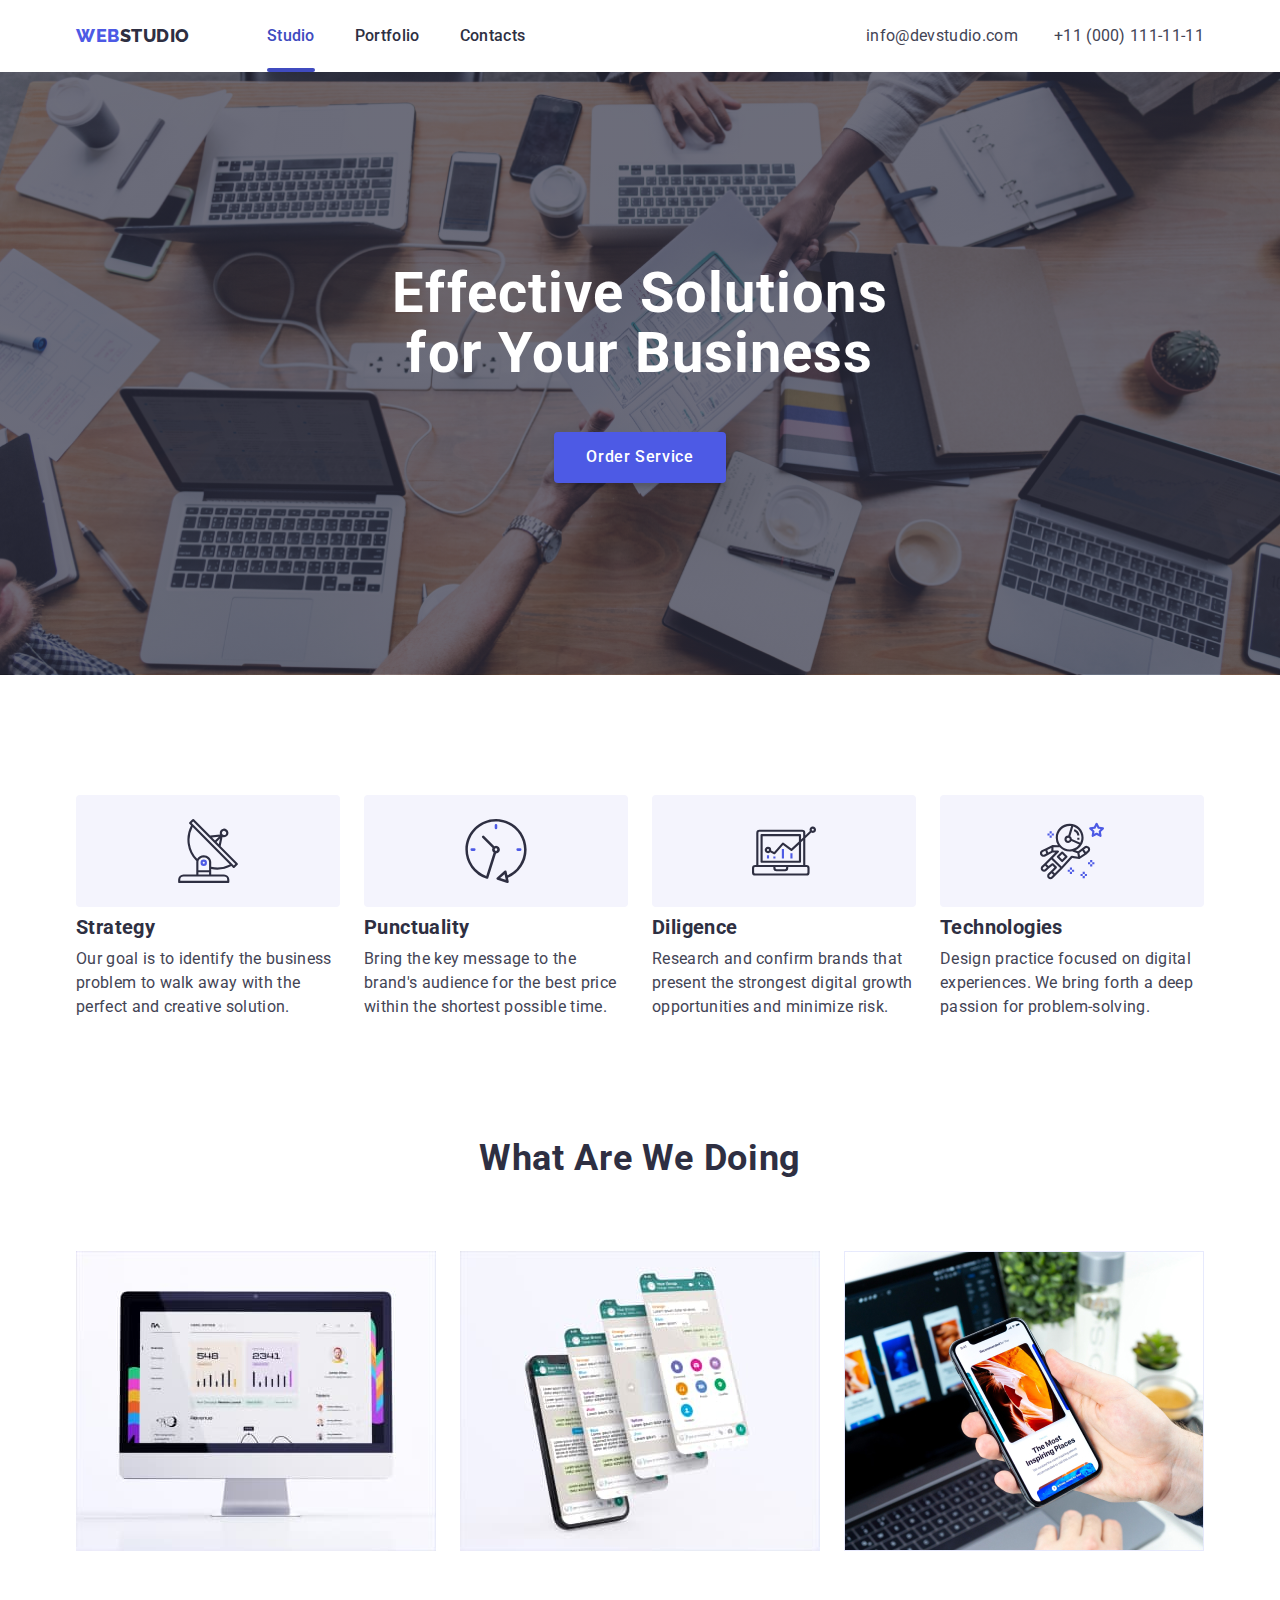
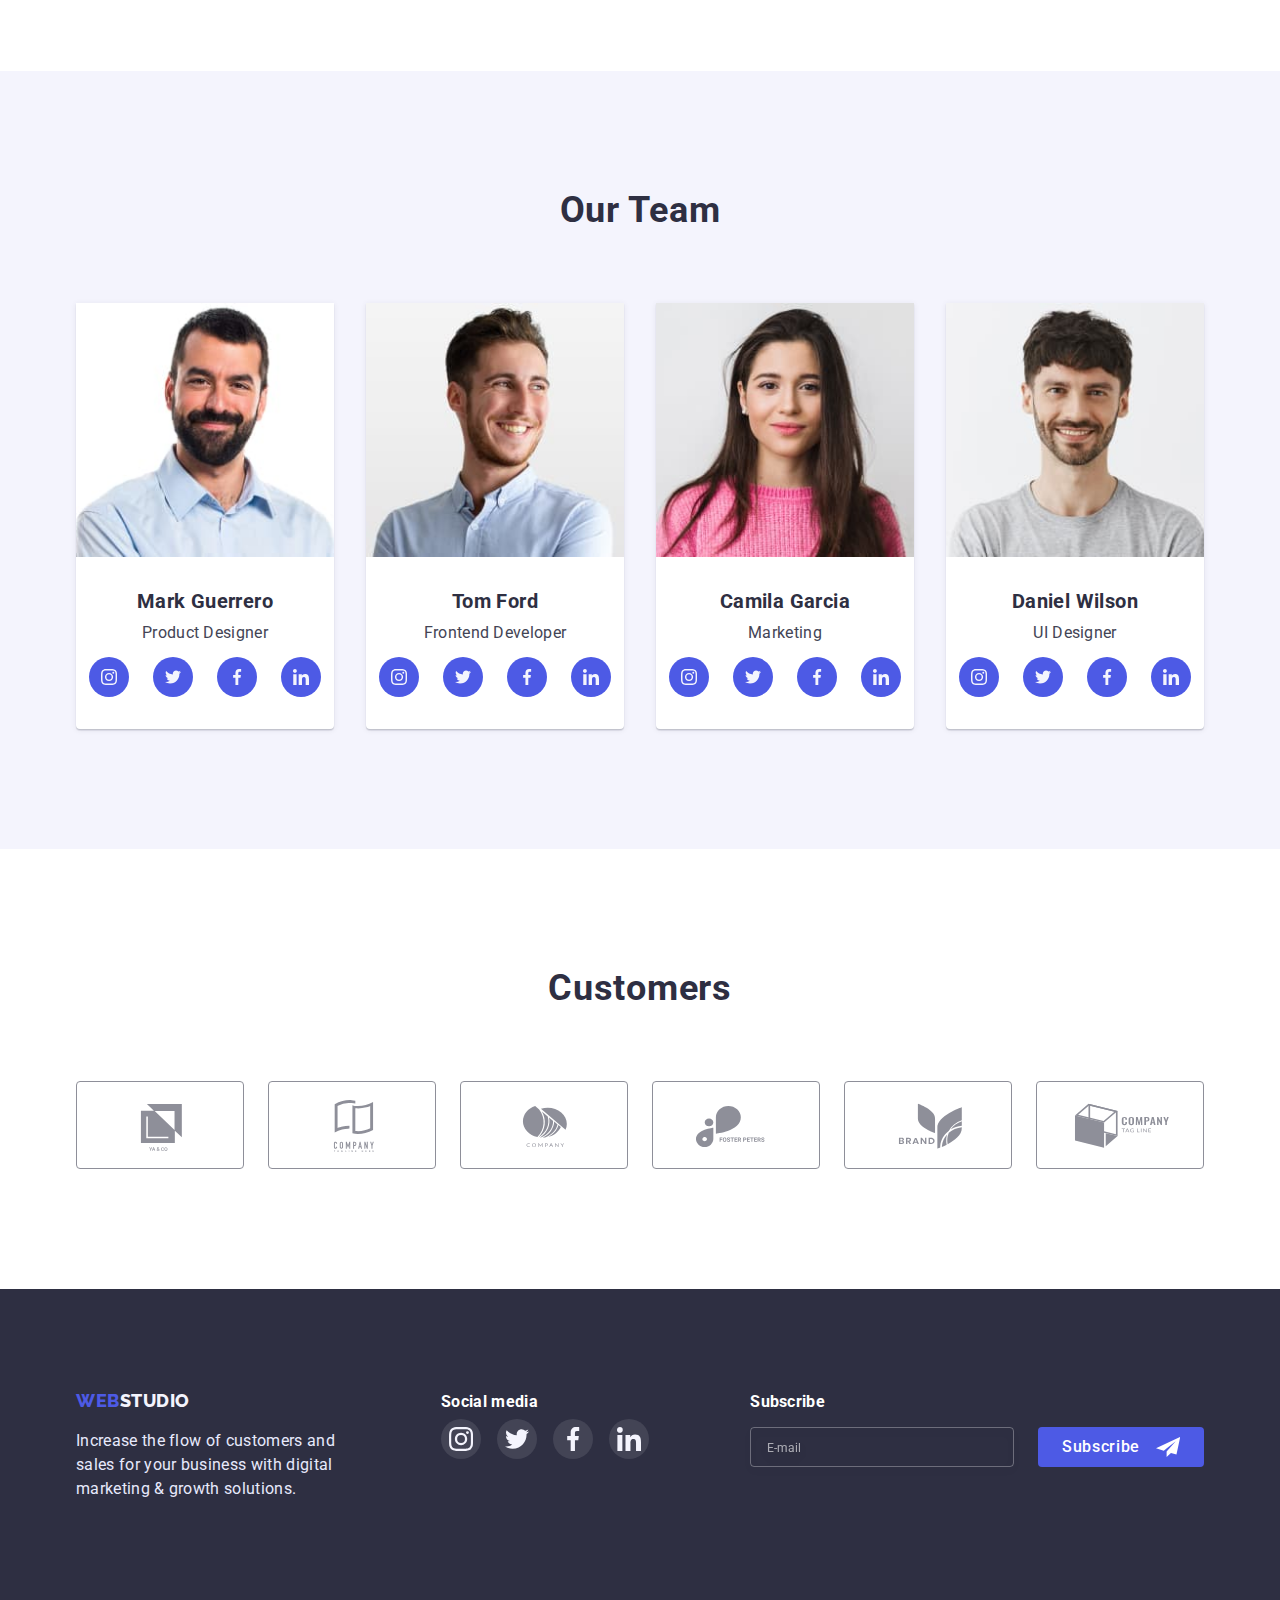
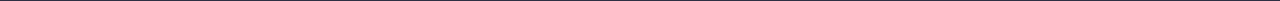
<file: index.html>
<!DOCTYPE html>
<html lang="en">
  <head>
    <meta charset="UTF-8" />
    <meta http-equiv="X-UA-Compatible" content="IE=edge" />
    <meta name="viewport" content="width=device-width, initial-scale=1.0" />
    <title>WEBSTUDIO</title>
    <link rel="preconnect" href="https://fonts.googleapis.com" />
    <link rel="preconnect" href="https://fonts.gstatic.com" crossorigin />
    <link
      href="https://fonts.googleapis.com/css2?family=Raleway:wght@800&family=Roboto:wght@400;500;700;900&display=swap"
      rel="stylesheet"
    />
    <link
      rel="stylesheet"
      href="https://cdnjs.cloudflare.com/ajax/libs/modern-normalize/1.1.0/modern-normalize.min.css"
    />
    <link rel="stylesheet" href="./css/styles.css" />
  </head>
  <body>
    <header class="header">
      <div class="container header-block">
        <nav class="main-naw">
          <a class="logo link" href="index.html">
            <span class="header-logo-first">WEB</span><span class="header-logo-second">STUDIO</span>
          </a>
          <ul class="menu-list list">
            <li class="item">
              <a class="menu-item current link" href="index.html">Studio</a>
            </li>
            <li class="item">
              <a class="menu-item link" href="portfolio.html">Portfolio</a>
            </li>
            <li class="item">
              <a class="menu-item link" href="/">Contacts</a>
            </li>
          </ul>
        </nav>

        <ul class="contacts list">
          <li class="item">
            <a class="contacts-item link" href="mailto:info@devstudio.com">info@devstudio.com</a>
          </li>
          <li class="item">
            <a class="contacts-item link" href="tel:+11(000)1111111">+11 (000) 111-11-11</a>
          </li>
        </ul>
      </div>
    </header>

    <main>
      <section class="hero section">
        <div class="container">
          <h1 class="hero-title">Effective Solutions for Your Business</h1>
          <button class="hero-btn btn" type="button" data-modal-open>Order Service</button>
        </div>
      </section>

      <div class="backdrop is-hidden" data-modal>
        <div class="modal">
          <button data-modal-close class="modal-close btn">
            <svg class="modal-close-icon">
              <use href="./images/icons.svg#icon-closed"></use>
            </svg>
          </button>

          <h3 class="modal-dis">Leave your contacts and we will call you back</h3>
          <form class="modal-form">
            <label class="modal-form-lable">
              <span class="modal-form-lable-dis">Name</span>
              <span class="modal-form-input-icon">
                <input type="text" class="modal-form-input" name="user-name" required />
                <svg class="modal-form-icon">
                  <use href="./images/icons.svg#icon-name"></use>
                </svg>
              </span>
            </label>

            <label class="modal-form-lable">
              <span class="modal-form-lable-dis">Phone</span>
              <span class="modal-form-input-icon">
                <input type="tel" class="modal-form-input" name="user-phone" required />
                <svg class="modal-form-icon">
                  <use href="./images/icons.svg#icon-phone"></use>
                </svg>
              </span>
            </label>

            <label class="modal-form-lable">
              <span class="modal-form-lable-dis">Email</span>
              <span class="modal-form-input-icon">
                <input type="email" class="modal-form-input" name="user-email" required />
                <svg class="modal-form-icon">
                  <use href="./images/icons.svg#icon-email"></use>
                </svg>
              </span>
            </label>

            <label class="modal-form-lable modal-textarea">
              <span class="modal-form-lable-dis">Comment</span>
              <textarea
                name="user-comment"
                class="modal-form-textarea"
                placeholder="Text input"
              ></textarea>
            </label>

            <label for="policy" class="modal-form-check-policy">
              <input
                type="checkbox"
                id="policy"
                class="modal-form-check visually-hidden"
                required
              />
              <span class="modal-form-fake-check">
                <svg class="fake-chek-icon">
                  <use href="./images/icons.svg#icon-ok"></use>
                </svg> </span
              >I accept the terms and conditions of the&nbsp;<a href="" class="policy-dis"
                >Privacy Policy</a
              ></label
            >

            <button type="submit" class="modal-form-sumbit hero-btn btn">Send</button>
          </form>
        </div>
      </div>

      <section class="features section">
        <div class="container">
          <h2 class="visually-hidden">Our Features</h2>
          <ul class="features-list list">
            <li class="features-item">
              <div class="features-img">
                <svg class="icon">
                  <use href="./images/icons.svg#icon-antenna"></use>
                </svg>
              </div>
              <h3 class="type-thirst">Strategy</h3>
              <p class="text">
                Our goal is to identify the business problem to walk away with the perfect and
                creative solution.
              </p>
            </li>
            <li class="features-item">
              <div class="features-img">
                <svg class="icon">
                  <use href="./images/icons.svg#icon-clock"></use>
                </svg>
              </div>
              <h3 class="type-thirst">Punctuality</h3>
              <p class="text">
                Bring the key message to the brand's audience for the best price within the shortest
                possible time.
              </p>
            </li>
            <li class="features-item">
              <div class="features-img">
                <svg class="icon">
                  <use href="./images/icons.svg#icon-diagram"></use>
                </svg>
              </div>
              <h3 class="type-thirst">Diligence</h3>
              <p class="text">
                Research and confirm brands that present the strongest digital growth opportunities
                and minimize risk.
              </p>
            </li>
            <li class="features-item">
              <div class="features-img">
                <svg class="icon">
                  <use href="./images/icons.svg#icon-astronaut"></use>
                </svg>
              </div>
              <h3 class="type-thirst">Technologies</h3>
              <p class="text">
                Design practice focused on digital experiences. We bring forth a deep passion for
                problem-solving.
              </p>
            </li>
          </ul>
        </div>
      </section>

      <section class="do section">
        <div class="container">
          <h2 class="type-second">What are we doing</h2>
          <ul class="do-list list">
            <li>
              <img src="./images/pc.jpg" alt="PC" height="300" width="360" />
            </li>
            <li>
              <img src="./images/phone.jpg" alt="Phone" height="300" width="360" />
            </li>
            <li>
              <img src="./images/laptope.jpg" alt="PC and phone" height="300" width="360" />
            </li>
          </ul>
        </div>
      </section>

      <section class="team section">
        <div class="container">
          <h2 class="type-second">Our Team</h2>
          <ul class="team-list list">
            <li class="team-item">
              <img src="./images/mark.jpg" alt="Mark Guerrero photo" height="260" width="264" />
              <div class="team-dis">
                <h3 class="type-thirst">Mark Guerrero</h3>
                <p class="text team-text">Product Designer</p>
                <ul class="list team-list-soc">
                  <li class="team-list-icon">
                    <a href="/" class="team-soc-link"
                      ><svg class="team-soc-icon">
                        <use href="./images/icons.svg#icon-instagram"></use></svg
                    ></a>
                  </li>
                  <li class="team-list-icon">
                    <a href="/" class="team-soc-link"
                      ><svg class="team-soc-icon">
                        <use href="./images/icons.svg#icon-twitter"></use></svg
                    ></a>
                  </li>
                  <li class="team-list-icon">
                    <a href="/" class="team-soc-link"
                      ><svg class="team-soc-icon">
                        <use href="./images/icons.svg#icon-facebook"></use></svg
                    ></a>
                  </li>
                  <li class="team-list-icon">
                    <a href="/" class="team-soc-link"
                      ><svg class="team-soc-icon">
                        <use href="./images/icons.svg#icon-linkedin"></use></svg
                    ></a>
                  </li>
                </ul>
              </div>
            </li>
            <li class="team-item">
              <img src="./images/tom.jpg" alt="Tom Ford" height="260" width="264" />
              <div class="team-dis">
                <h3 class="type-thirst">Tom Ford</h3>
                <p class="text team-text">Frontend Developer</p>
                <ul class="list team-list-soc">
                  <li class="team-list-icon">
                    <a href="/" class="team-soc-link"
                      ><svg class="team-soc-icon">
                        <use href="./images/icons.svg#icon-instagram"></use></svg
                    ></a>
                  </li>
                  <li class="team-list-icon">
                    <a href="/" class="team-soc-link"
                      ><svg class="team-soc-icon">
                        <use href="./images/icons.svg#icon-twitter"></use></svg
                    ></a>
                  </li>
                  <li class="team-list-icon">
                    <a href="/" class="team-soc-link"
                      ><svg class="team-soc-icon">
                        <use href="./images/icons.svg#icon-facebook"></use></svg
                    ></a>
                  </li>
                  <li class="team-list-icon">
                    <a href="/" class="team-soc-link"
                      ><svg class="team-soc-icon">
                        <use href="./images/icons.svg#icon-linkedin"></use></svg
                    ></a>
                  </li>
                </ul>
              </div>
            </li>
            <li class="team-item">
              <img src="./images/camila.jpg" alt="Camila Garcia" height="260" width="264" />
              <div class="team-dis">
                <h3 class="type-thirst">Camila Garcia</h3>
                <p class="text team-text">Marketing</p>
                <ul class="list team-list-soc">
                  <li class="team-list-icon">
                    <a href="/" class="team-soc-link"
                      ><svg class="team-soc-icon">
                        <use href="./images/icons.svg#icon-instagram"></use></svg
                    ></a>
                  </li>
                  <li class="team-list-icon">
                    <a href="/" class="team-soc-link"
                      ><svg class="team-soc-icon">
                        <use href="./images/icons.svg#icon-twitter"></use></svg
                    ></a>
                  </li>
                  <li class="team-list-icon">
                    <a href="/" class="team-soc-link"
                      ><svg class="team-soc-icon">
                        <use href="./images/icons.svg#icon-facebook"></use></svg
                    ></a>
                  </li>
                  <li class="team-list-icon">
                    <a href="/" class="team-soc-link"
                      ><svg class="team-soc-icon">
                        <use href="./images/icons.svg#icon-linkedin"></use></svg
                    ></a>
                  </li>
                </ul>
              </div>
            </li>
            <li class="team-item">
              <img src="./images/daniel.jpg" alt="Daniel Wilson photo" height="260" width="264" />
              <div class="team-dis">
                <h3 class="type-thirst">Daniel Wilson</h3>
                <p class="text team-text">UI Designer</p>
                <ul class="list team-list-soc">
                  <li class="team-list-icon">
                    <a href="/" class="team-soc-link"
                      ><svg class="team-soc-icon">
                        <use href="./images/icons.svg#icon-instagram"></use></svg
                    ></a>
                  </li>
                  <li class="team-list-icon">
                    <a href="/" class="team-soc-link"
                      ><svg class="team-soc-icon">
                        <use href="./images/icons.svg#icon-twitter"></use></svg
                    ></a>
                  </li>
                  <li class="team-list-icon">
                    <a href="/" class="team-soc-link"
                      ><svg class="team-soc-icon">
                        <use href="./images/icons.svg#icon-facebook"></use></svg
                    ></a>
                  </li>
                  <li class="team-list-icon">
                    <a href="/" class="team-soc-link"
                      ><svg class="team-soc-icon">
                        <use href="./images/icons.svg#icon-linkedin"></use></svg
                    ></a>
                  </li>
                </ul>
              </div>
            </li>
          </ul>
        </div>
      </section>

      <section class="customers section">
        <div class="container">
          <h2 class="type-second">Customers</h2>
          <ul class="customers-list list">
            <li class="customers-item">
              <a href="" class="customers-link"
                ><svg class="customers-icon">
                  <use href="./images/icons.svg#icon-company1"></use></svg
              ></a>
            </li>
            <li class="customers-item">
              <a href="" class="customers-link"
                ><svg class="customers-icon">
                  <use href="./images/icons.svg#icon-company2"></use></svg
              ></a>
            </li>
            <li class="customers-item">
              <a href="" class="customers-link"
                ><svg class="customers-icon">
                  <use href="./images/icons.svg#icon-company3"></use></svg
              ></a>
            </li>
            <li class="customers-item">
              <a href="" class="customers-link"
                ><svg class="customers-icon">
                  <use href="./images/icons.svg#icon-company4"></use></svg
              ></a>
            </li>
            <li class="customers-item">
              <a href="" class="customers-link"
                ><svg class="customers-icon">
                  <use href="./images/icons.svg#icon-company5"></use></svg
              ></a>
            </li>
            <li class="customers-item">
              <a href="" class="customers-link"
                ><svg class="customers-icon">
                  <use href="./images/icons.svg#icon-company6"></use></svg
              ></a>
            </li>
          </ul>
        </div>
      </section>

      <footer class="footer">
        <div class="container footer-block">
          <div class="first-block">
            <a class="logo link" href="index.html">
              <span class="footer-logo-first">WEB</span
              ><span class="footer-logo-second">STUDIO</span>
            </a>
            <p class="footer-dis text">
              Increase the flow of customers and sales for your business with digital marketing &
              growth solutions.
            </p>
          </div>

          <div class="soc-block">
            <h3 class="type-thirst footer-soc-dis">Social media</h3>
            <ul class="footer-list list">
              <li class="footer-soc">
                <a href="/" class="footer-soc-link"
                  ><svg class="footer-soc-icon">
                    <use href="./images/icons.svg#icon-instagram"></use></svg
                ></a>
              </li>
              <li class="footer-soc">
                <a href="/" class="footer-soc-link"
                  ><svg class="footer-soc-icon">
                    <use href="./images/icons.svg#icon-twitter"></use></svg
                ></a>
              </li>
              <li class="footer-soc">
                <a href="/" class="footer-soc-link"
                  ><svg class="footer-soc-icon">
                    <use href="./images/icons.svg#icon-facebook"></use></svg
                ></a>
              </li>
              <li class="footer-soc">
                <a href="/" class="footer-soc-link"
                  ><svg class="footer-soc-icon">
                    <use href="./images/icons.svg#icon-linkedin"></use></svg
                ></a>
              </li>
            </ul>
          </div>

          <div class="footer-sub">
            <h3 class="footer-sub-dis type-thirst">Subscribe</h3>

            <form class="footer-form">
              <input
                type="email"
                name="main"
                id="mail"
                placeholder="E-mail"
                class="footer-form-inp"
              />
              <button type="submit" class="footer-sub-btn btn">
                Subscribe
                <svg class="footer-btn-icon">
                  <use href="./images/icons.svg#icon-telegram"></use>
                </svg>
              </button>
            </form>
          </div>
        </div>
      </footer>
    </main>
    <script src="./js/modal.js"></script>
  </body>
</html>
</file>
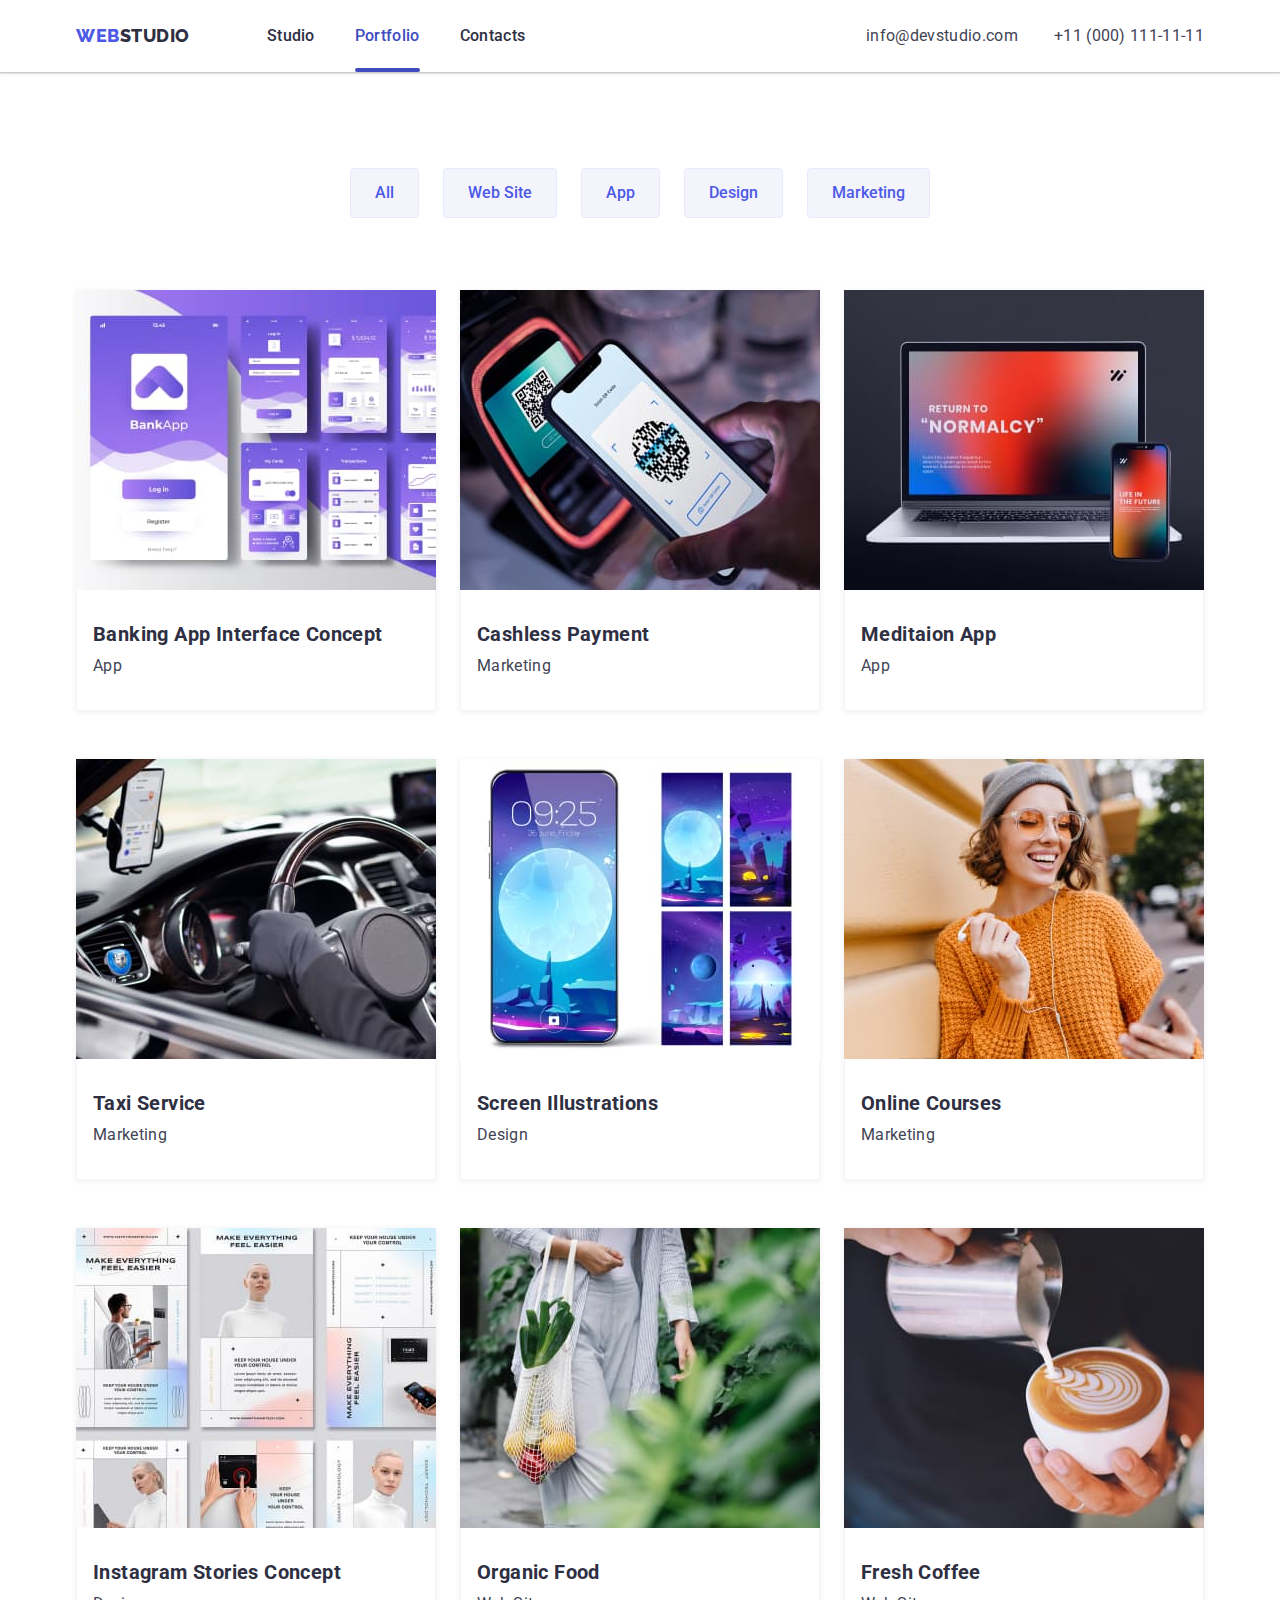
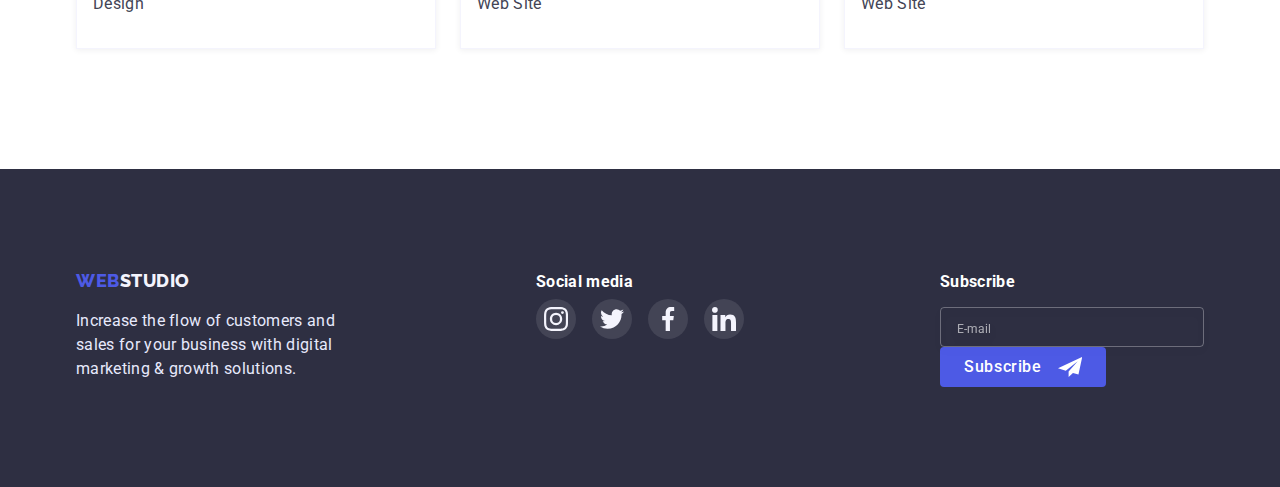
<file: portfolio.html>
<!DOCTYPE html>
<html lang="en">
  <head>
    <meta charset="UTF-8" />
    <meta http-equiv="X-UA-Compatible" content="IE=edge" />
    <meta name="viewport" content="width=device-width, initial-scale=1.0" />
    <title>Portfolio</title>
    <link rel="preconnect" href="https://fonts.googleapis.com" />
    <link rel="preconnect" href="https://fonts.gstatic.com" crossorigin />
    <link
      href="https://fonts.googleapis.com/css2?family=Raleway:wght@800&family=Roboto:wght@400;500;700;900&display=swap"
      rel="stylesheet"
    />
    <link
      rel="stylesheet"
      href="https://cdnjs.cloudflare.com/ajax/libs/modern-normalize/1.1.0/modern-normalize.min.css"
    />
    <link rel="stylesheet" href="./css/styles.css" />
  </head>
  <body>
    <header class="header">
      <div class="container header-block">
        <nav class="main-naw">
          <a class="logo link" href="index.html">
            <span class="header-logo-first">WEB</span><span class="header-logo-second">STUDIO</span>
          </a>
          <ul class="menu-list list">
            <li class="item">
              <a class="menu-item link" href="index.html">Studio</a>
            </li>
            <li class="item">
              <a class="menu-item current link" href="portfolio.html">Portfolio</a>
            </li>
            <li class="item">
              <a class="menu-item link" href="/">Contacts</a>
            </li>
          </ul>
        </nav>

        <ul class="contacts list">
          <li class="item">
            <a class="contacts-item link" href="mailto:info@devstudio.com">info@devstudio.com</a>
          </li>
          <li class="item">
            <a class="contacts-item link" href="tel:+11(000)1111111">+11 (000) 111-11-11</a>
          </li>
        </ul>
      </div>
    </header>

    <main>
      <section class="categories section">
        <div class="container">
          <h1 class="visually-hidden">Portfolio</h1>

          <ul class="category-list list">
            <li><button class="category-btn btn" type="button">All</button></li>
            <li>
              <button class="category-btn btn" type="button">Web Site</button>
            </li>
            <li><button class="category-btn btn" type="button">App</button></li>
            <li>
              <button class="category-btn btn" type="button">Design</button>
            </li>
            <li>
              <button class="category-btn btn" type="button">Marketing</button>
            </li>
          </ul>

          <ul class="content-list list">
            <li class="content-item">
              <a class="content-link link" href="/">
                <div class="image-overlay">
                  <p class="overlay-dis text">
                    14 Stylish and User-Friendly App Design Concepts · Task Manager App · Calorie
                    Tracker App · Exotic Fruit Ecommerce App · Cloud Storage App
                  </p>
                  <img
                    src="./images/Portfolio/banking.jpg"
                    alt="Banking App Interface Concept image"
                    width="360"
                    height="300"
                  />
                </div>

                <div class="content-dis">
                  <h3 class="type-thirst">Banking App Interface Concept</h3>
                  <p class="text">App</p>
                </div>
              </a>
            </li>

            <li class="content-item">
              <a class="content-link link" href="/">
                <div class="image-overlay">
                  <p class="overlay-dis text">
                    14 Stylish and User-Friendly App Design Concepts · Task Manager App · Calorie
                    Tracker App · Exotic Fruit Ecommerce App · Cloud Storage App
                  </p>
                  <img
                    src="./images/Portfolio/cashless.jpg"
                    alt="Cashless Payment image"
                    width="360"
                    height="300"
                  />
                </div>

                <div class="content-dis">
                  <h3 class="type-thirst">Cashless Payment</h3>
                  <p class="text">Marketing</p>
                </div>
              </a>
            </li>

            <li class="content-item">
              <a class="content-link link" href="/">
                <div class="image-overlay">
                  <p class="overlay-dis text">
                    14 Stylish and User-Friendly App Design Concepts · Task Manager App · Calorie
                    Tracker App · Exotic Fruit Ecommerce App · Cloud Storage App
                  </p>
                  <img
                    src="./images/Portfolio/meditaion.jpg"
                    alt="Meditaion App image"
                    width="360"
                    height="300"
                  />
                </div>

                <div class="content-dis">
                  <h3 class="type-thirst">Meditaion App</h3>
                  <p class="text">App</p>
                </div>
              </a>
            </li>

            <li class="content-item">
              <a class="content-link link" href="/">
                <div class="image-overlay">
                  <p class="overlay-dis text">
                    14 Stylish and User-Friendly App Design Concepts · Task Manager App · Calorie
                    Tracker App · Exotic Fruit Ecommerce App · Cloud Storage App
                  </p>
                  <img
                    src="./images/Portfolio/taxi.jpg"
                    alt="Taxi Service image"
                    width="360"
                    height="300"
                  />
                </div>

                <div class="content-dis">
                  <h3 class="type-thirst">Taxi Service</h3>
                  <p class="text">Marketing</p>
                </div>
              </a>
            </li>

            <li class="content-item">
              <a class="content-link link" href="/">
                <div class="image-overlay">
                  <p class="overlay-dis text">
                    14 Stylish and User-Friendly App Design Concepts · Task Manager App · Calorie
                    Tracker App · Exotic Fruit Ecommerce App · Cloud Storage App
                  </p>
                  <img
                    src="./images/Portfolio/screen.jpg"
                    alt="Screen Illustrations image"
                    width="360"
                    height="300"
                  />
                </div>

                <div class="content-dis">
                  <h3 class="type-thirst">Screen Illustrations</h3>
                  <p class="text">Design</p>
                </div>
              </a>
            </li>

            <li class="content-item">
              <a class="content-link link" href="/">
                <div class="image-overlay">
                  <p class="overlay-dis text">
                    14 Stylish and User-Friendly App Design Concepts · Task Manager App · Calorie
                    Tracker App · Exotic Fruit Ecommerce App · Cloud Storage App
                  </p>
                  <img
                    src="./images/Portfolio/online.jpg"
                    alt="Online Courses image"
                    width="360"
                    height="300"
                  />
                </div>

                <div class="content-dis">
                  <h3 class="type-thirst">Online Courses</h3>
                  <p class="text">Marketing</p>
                </div>
              </a>
            </li>

            <li class="content-item">
              <a class="content-link link" href="/">
                <div class="image-overlay">
                  <p class="overlay-dis text">
                    14 Stylish and User-Friendly App Design Concepts · Task Manager App · Calorie
                    Tracker App · Exotic Fruit Ecommerce App · Cloud Storage App
                  </p>
                  <img
                    src="./images/Portfolio/instagram.jpg"
                    alt="Instagram Stories Concept image"
                    width="360"
                    height="300"
                  />
                </div>

                <div class="content-dis">
                  <h3 class="type-thirst">Instagram Stories Concept</h3>
                  <p class="text">Design</p>
                </div>
              </a>
            </li>

            <li class="content-item">
              <a class="content-link link" href="/">
                <div class="image-overlay">
                  <p class="overlay-dis text">
                    14 Stylish and User-Friendly App Design Concepts · Task Manager App · Calorie
                    Tracker App · Exotic Fruit Ecommerce App · Cloud Storage App
                  </p>
                  <img
                    src="./images/Portfolio/organic.jpg"
                    alt="Organic Food image"
                    width="360"
                    height="300"
                  />
                </div>

                <div class="content-dis">
                  <h3 class="type-thirst">Organic Food</h3>
                  <p class="text">Web Site</p>
                </div>
              </a>
            </li>

            <li class="content-item">
              <a class="content-link link" href="/">
                <div class="image-overlay">
                  <p class="overlay-dis text">
                    14 Stylish and User-Friendly App Design Concepts · Task Manager App · Calorie
                    Tracker App · Exotic Fruit Ecommerce App · Cloud Storage App
                  </p>
                  <img
                    src="./images/Portfolio/fresh.jpg"
                    alt="Fresh Coffee image"
                    width="360"
                    height="300"
                  />
                </div>

                <div class="content-dis">
                  <h3 class="type-thirst">Fresh Coffee</h3>
                  <p class="text">Web Site</p>
                </div>
              </a>
            </li>
          </ul>
        </div>
      </section>

      <footer class="footer">
        <div class="container footer-block">
          <div class="first-block">
            <a class="logo link" href="index.html">
              <span class="footer-logo-first">WEB</span
              ><span class="footer-logo-second">STUDIO</span>
            </a>
            <p class="footer-dis text">
              Increase the flow of customers and sales for your business with digital marketing &
              growth solutions.
            </p>
          </div>
          <div class="soc-block">
            <h3 class="type-thirst footer-soc-dis">Social media</h3>
            <ul class="footer-list list">
              <li class="footer-soc">
                <a href="/" class="footer-soc-link"
                  ><svg class="footer-soc-icon">
                    <use href="./images/icons.svg#icon-instagram"></use></svg
                ></a>
              </li>
              <li class="footer-soc">
                <a href="/" class="footer-soc-link"
                  ><svg class="footer-soc-icon">
                    <use href="./images/icons.svg#icon-twitter"></use></svg
                ></a>
              </li>
              <li class="footer-soc">
                <a href="/" class="footer-soc-link"
                  ><svg class="footer-soc-icon">
                    <use href="./images/icons.svg#icon-facebook"></use></svg
                ></a>
              </li>
              <li class="footer-soc">
                <a href="/" class="footer-soc-link"
                  ><svg class="footer-soc-icon">
                    <use href="./images/icons.svg#icon-linkedin"></use></svg
                ></a>
              </li>
            </ul>
          </div>

          <div class="footer-sub">
            <h3 class="footer-sub-dis type-thirst">Subscribe</h3>
            <div class="sub-form">
              <form action="" class="footer-form">
                <input
                  type="email"
                  name="main"
                  id="mail"
                  placeholder="E-mail"
                  class="footer-form-inp"
                />
              </form>
              <button type="submit" class="footer-sub-btn btn">
                Subscribe
                <svg class="footer-btn-icon">
                  <use href="./images/icons.svg#icon-telegram"></use>
                </svg>
              </button>
            </div>
          </div>
        </div>
      </footer>
    </main>
  </body>
</html>
</file>
<file: css/styles.css>
html {
    box-sizing: border-box;
}

*,
*::after,
*::before {
    box-sizing: inherit;
}

h1,
h2,
h3,
p {
    margin: 0;
}


img {
    display: block;
    max-width: 100%;
    height: auto;
}

button {
    cursor: pointer;
}

:root {
    --iris: #4D5AE5;
    --nuvy-blue: #2E2F42;
    --slate: #434455;
    --cornflower: #E7E9FC;
    --cloud: #F4F4FD;
    --white: #FFFFFF;
    --active-btn: #404BBF;
    --light-slate: #8E8F99;
    --green: #31D0AA;
    --modal: #FCFCFC;
    --form-policy: #757575;
}

body {
    font-family: Roboto, sans-serif;
    background-color: var(--white);
    color: var(--slate);
}

.container {
    width: 1158px;
    margin: 0 auto;
    padding: 0 15px;
}

.content-dis {
    padding-top: 32px;
    padding-bottom: 32px;
    border-bottom: 0.5px solid var(--cloud);
    border-right: 0.5px solid var(--cloud);
    border-left: 0.5px solid var(--cloud);
    padding-left: 16px;
}

.type-second {
    margin-bottom: 72px;
    font-weight: 700;
    font-size: 36px;
    line-height: 1.11;
    text-align: center;
    letter-spacing: 0.02em;
    text-transform: capitalize;
    color: var(--nuvy-blue);
}

.type-thirst {
    margin-top: 0;
    margin-bottom: 8px;
    font-weight: 700;
    font-size: 20px;
    line-height: 1.2;
    letter-spacing: 0.02em;
    color: var(--nuvy-blue);
}

.list {
    list-style: none;
    margin: 0;
    padding: 0;
}

.text {
    margin-top: 0;
    margin-bottom: 0;
    font-size: 16px;
    line-height: 1.5;
    letter-spacing: 0.02em;
    color: var(--slate);
}

.link {
    text-decoration: none;
}

.section {
    padding-top: 120px;
    padding-bottom: 120px;
}

.visually-hidden {
    position: absolute;
    white-space: nowrap;
    width: 1px;
    height: 1px;
    overflow: hidden;
    border: 0;
    padding: 0;
    clip: rect(0 0 0 0);
    clip-path: inset(50%);
    margin: -1px;
}

.btn {
    font-family: inherit;
    font-style: normal;
    font-weight: 500;
    font-size: 16px;
}

/*#region ---Header--- */
.header {

    box-shadow: 0px 2px 1px rgba(46, 47, 66, 0.08), 0px 1px 1px rgba(46, 47, 66, 0.16), 0px 1px 6px rgba(46, 47, 66, 0.08);
}

.header-block {
    display: flex;
    align-items: center;
}

.main-naw {
    display: flex;
    align-items: center;
}

.logo {
    font-family: 'Raleway';
    font-weight: 800;
    font-size: 18px;
    line-height: 1.33;
    letter-spacing: 0.03em;
    margin-right: 77px;
}

.header-logo-first {
    color: var(--iris);
}

.header-logo-second {
    color: var(--nuvy-blue);
}

.menu-list {
    display: flex;
}

.menu-list .item {
    margin-right: 40px;
}

.menu-list .item:last-child {
    margin-right: 0;
}

.menu-item {
    display: block;
    padding-top: 24px;
    padding-bottom: 24px;
    font-weight: 500;
    font-size: 16px;
    line-height: 1.5;
    letter-spacing: 0.02em;
    color: var(--nuvy-blue);
    transition-duration: 250ms;
    transition-property: color;
    transition-timing-function: cubic-bezier(0.4, 0, 0.2, 1);
}

.menu-item:hover,
.menu-item:focus {
    color: var(--iris);
}

.menu-item:active {
    color: var(--iris);
}

.contacts {
    display: flex;
    margin-left: auto;
}

.contacts .item {
    margin-right: 36px;
    display: flex;
    justify-content: center;
    align-items: center;
    gap: 12px;
}

.contacts .item:last-child {
    margin-right: 0;
}

.contacts-item {
    display: flex;
    padding-top: 24px;
    padding-bottom: 24px;
    font-size: 16px;
    line-height: 1.5;
    letter-spacing: 0.02em;
    color: var(--slate);
    transition-duration: 250ms;
    transition-property: color;
    transition-timing-function: cubic-bezier(0.4, 0, 0.2, 1);
}

.contacts-item:hover,
.contacts-item:focus {
    color: var(--iris);
}

.item {
    position: relative;
}

.menu-item.current::after {
    content: "";
    position: absolute;
    width: 100%;
    bottom: 0;
    height: 4px;
    border-radius: 2px;
    left: 0;
    background-color: var(--active-btn);
}

.menu-item.current {
    color: var(--active-btn);
}


/*#endregion -------------------- Header End -------------------- */

/*#region ---Hero--- */

.hero {
    max-width: 1440px;
    margin-right: auto;
    margin-left: auto;
    background-image: linear-gradient(rgba(46, 47, 66, 0.7), rgba(46, 47, 66, 0.7)),
        url(../images/people-office-hero.jpg);
    background-position: center;
    background-size: cover;
    background-repeat: no-repeat;
    text-align: center;

    padding-top: 192px;
    padding-bottom: 192px;
}

.hero-title {
    margin: 0 auto;
    margin-bottom: 48px;
    font-weight: 700;
    font-size: 56px;
    max-width: 496px;
    line-height: 1.07;
    letter-spacing: 0.02em;
    color: var(--white);
}

.hero-btn {
    color: var(--white);
    line-height: 1.18;
    letter-spacing: 0.04em;
    padding: 16px 32px;
    box-shadow: 0px 4px 4px rgba(0, 0, 0, 0.15);
    border-radius: 4px;
    border: 0;
    background: var(--iris);
    transition-duration: 250ms;
    transition-property: background-color, box-shadow;
    transition-timing-function: cubic-bezier(0.4, 0, 0.2, 1);
}

.hero-btn:hover,
.hero-btn:focus {
    background-color: var(--active-btn);
    box-shadow: 0px 1px 6px rgba(46, 47, 66, 0.08), 0px 1px 1px rgba(46, 47, 66, 0.16), 0px 2px 1px rgba(46, 47, 66, 0.08);

}

.hero-btn:active {
    background: var(--active-btn);
    box-shadow: 0px 4px 4px rgba(0, 0, 0, 0.15);
}

/*#endregion -------------------- Hero End -------------------- */

/*#region ---Modal--- */
.backdrop {
    position: fixed;
    top: 0;
    left: 0;
    height: 100%;
    width: 100%;
    background-color: rgba(46, 47, 66, 0.4);
    transition-duration: 250ms;
    transition-property: opacity, visibility;
    transition-timing-function: cubic-bezier(0.4, 0, 0.2, 1);
}

.backdrop.is-hidden {
    opacity: 0;
    visibility: hidden;
    pointer-events: none;
}

.modal {
    position: absolute;
    top: 50%;
    left: 50%;
    transform: translate(-50%, -50%);
    min-width: 408px;
    background: var(--modal);
    box-shadow: 0px 1px 1px rgba(0, 0, 0, 0.14), 0px 1px 3px rgba(0, 0, 0, 0.12), 0px 2px 1px rgba(0, 0, 0, 0.2);
    border-radius: 4px;
    padding: 24px;
    padding-top: 72px;
}

.modal-close {
    position: absolute;
    top: 24px;
    right: 24px;
    width: 24px;
    height: 24px;
    text-align: center;
    border-radius: 50%;
    background: var(--cornflower);
    border: 1px solid rgba(0, 0, 0, 0.1);
}

.modal-close:hover,
.modal-close:focus {
    background-color: var(--active-btn);
    fill: var(--white);
    border: transparent;

}

.modal-close-icon {
    width: 8px;
    height: 8px;
}

.modal-dis {
    margin-bottom: 16px;
    font-weight: 500;
    font-size: 16px;
    line-height: 1.5;

    text-align: center;
    letter-spacing: 0.02em;

    color: var(--nuvy-blue);
}

.modal-form {
    display: flex;
    flex-direction: column;
}

.modal-form-lable {
    margin-bottom: 8px;

}

.modal-form-input {
    width: 100%;
    height: 40px;

    font-weight: 400;
    font-size: 16px;
    color: var(--nuvy-blue);

    padding-left: 42px;
    padding-top: 11px;
    padding-bottom: 11px;

    border: 1px solid rgba(33, 33, 33, 0.2);
    border-radius: 4px;

    transition-duration: 250ms;
    transition-property: border-color, fill;
    transition-timing-function: cubic-bezier(0.4, 0, 0.2, 1);
}

.modal-form-input:focus {
    outline: none;
    border-color: var(--iris);
}

.modal-form-input:focus+.modal-form-icon {
    fill: var(--iris);
}

.modal-form-lable-dis {
    display: block;
    font-weight: 400;
    font-size: 12px;
    line-height: 1.33;
    margin-bottom: 4px;
    color: var(--light-slate);
}

.modal-form-input-icon {
    display: block;
    position: relative;
}

.modal-form-icon {
    position: absolute;
    top: 50%;
    left: 16px;
    transform: translateY(-50%);
    display: block;
    width: 15px;
    height: 13px;
    fill: var(--nuvy-blue);
}

.modal-form-textarea {

    resize: none;

    font-weight: 400;
    font-size: 16px;
    color: var(--nuvy-blue);

    border: 1px solid rgba(33, 33, 33, 0.2);
    border-radius: 4px;

    width: 100%;
    height: 120px;
    padding: 8px 16px;

    transition-duration: 250ms;
    transition-property: border-color;
    transition-timing-function: cubic-bezier(0.4, 0, 0.2, 1);
}

.modal-form-textarea:focus {
    outline: none;
    border-color: var(--iris);
}


.modal-form-check-policy {
    display: flex;
    align-items: center;
    font-weight: 400;
    font-size: 12px;
    line-height: 1.33;
    letter-spacing: 0.04em;
    color: var(--form-policy);
    margin-bottom: 24px;
}


.modal-form-fake-check {
    position: relative;
    display: block;
    content: '';
    width: 16px;
    height: 16px;
    border: 1.25px solid #2E2F42;
    border-radius: 2px;
    cursor: pointer;
    margin-right: 8px;
}

.fake-chek-icon {
    position: absolute;
    display: block;
    height: 8px;
    width: 10px;
    top: 50%;
    left: 50%;
    transform: translate(-50%, -50%);
    fill: var(--white);
    transition-duration: 250ms;
    transition-property: background-color, border;
    transition-timing-function: cubic-bezier(0.4, 0, 0.2, 1);
}

.modal-form-check:checked+.modal-form-fake-check {
    background-color: var(--active-btn);
    border: transparent;
}

.modal-form-sumbit {
    min-width: 169px;
    align-self: center;
    height: 56px;
}

.modal-textarea {
    margin-bottom: 16px;
}

.policy-dis {
    color: var(--iris);
}



/*#endregion -------------------- Modal End -------------------- */

/*#region ---Feature--- */

.features {
    padding-bottom: 0;
}

.features-list {
    display: flex;
    align-items: flex-start;
    gap: 24px;
}

.features-item {
    flex-basis: calc((100% - 24px * 3) / 4);
}

.features-img {
    display: flex;
    height: 112px;
    justify-content: center;
    align-items: center;
    background-color: var(--cloud);
    border-radius: 4px;
    margin-bottom: 8px;
}

.features-img .icon {
    width: 64px;
    height: 64px;
}

/*#endregion -------------------- Features End -------------------- */

/*#region ---Do--- */

.do-list {
    display: flex;
    justify-content: center;
    gap: 24px;
}

/*#endregion -------------------- Do End -------------------- */

/*#region ---Team--- */

.team {
    background-color: var(--cloud);
}

.team-list {
    display: flex;
    justify-content: center;
    text-align: center;
    gap: 32px;
}

.team-dis {
    padding-top: 32px;
    padding-bottom: 32px;
}

.team-text {
    margin-bottom: 12px;
}

.team-item {
    background-color: var(--white);
    box-shadow: 0px 1px 6px rgba(46, 47, 66, 0.08), 0px 1px 1px rgba(46, 47, 66, 0.16), 0px 2px 1px rgba(46, 47, 66, 0.08);
    border-radius: 0px 0px 4px 4px;
}

.team-list-soc {
    display: flex;
    align-items: center;
    margin: 0 auto;
    gap: 24px;
    justify-content: center;
}

.team-soc-link {
    width: 40px;
    height: 40px;
    display: flex;
    border-radius: 50%;
    background-color: var(--iris);
    justify-content: center;
    align-items: center;
    transition-duration: 250ms;
    transition-property: background-color;
    transition-timing-function: cubic-bezier(0.4, 0, 0.2, 1);
}

.team-soc-icon {
    width: 16px;
    height: 16px;
}

.team-soc-link:hover,
.team-soc-link:focus {
    background-color: var(--active-btn);
}




/*#endregion -------------------- Team End -------------------- */

/*#region ---Customers--- */

.customers-list {
    display: flex;
    gap: 24px;
    align-items: center;
    justify-content: center;
    margin: 0 auto;
}

.customers-link {
    width: 168px;
    height: 88px;
    display: flex;
    justify-content: center;
    align-items: center;
    border: 1px solid var(--light-slate);
    border-radius: 4px;
    transition-duration: 250ms;
    transition-property: border;
    transition-timing-function: cubic-bezier(0.4, 0, 0.2, 1);
}

.customers-link:hover,
.customers-link:focus {
    border: 1px solid var(--active-btn);
}

.customers-icon {
    width: 103px;
    height: 56px;
    fill: var(--light-slate);
    transition-duration: 250ms;
    transition-property: fill;
    transition-timing-function: cubic-bezier(0.4, 0, 0.2, 1);
}


.customers-link:hover .customers-icon,
.customers-link:focus .customers-icon {
    fill: var(--active-btn);
}

/*#endregion -------------------- Customers End -------------------- */

/*#region ---Footer--- */

.footer {
    background-color: var(--nuvy-blue);
    padding-top: 100px;
    padding-bottom: 100px;
}

.footer-block {
    display: flex;
    margin-right: auto;
    align-items: baseline;
    justify-content: space-between;
}

.footer-logo-first {
    color: var(--iris);
}

.footer-logo-second {
    color: var(--cloud);
}

.footer-dis {
    margin-top: 16px;
    color: var(--cornflower);
    width: 264px;
}

.footer-soc-dis {
    font-size: 16px;
    color: var(--white);
    margin-bottom: 8px;
}

.footer-list {
    display: flex;
    align-items: center;
    margin: 0 auto;
    gap: 16px;
    justify-content: center;
}

.footer-soc-link {
    width: 40px;
    height: 40px;
    display: flex;
    border-radius: 50%;
    background-color: var(--slate);
    justify-content: center;
    align-items: center;
    transition-duration: 250ms;
    transition-property: background-color;
    transition-timing-function: cubic-bezier(0.4, 0, 0.2, 1);
}

.footer-soc-icon {
    height: 24px;
    width: 24px;
}

.footer-soc-link:hover,
.footer-soc-link:focus {
    background-color: var(--green);
}

.footer-form {
    display: flex;
    gap: 24px;
}

.footer-sub-dis {
    font-size: 16px;
    color: var(--white);
    margin-bottom: 16px;
}

.footer-form-inp {
    display: block;
    box-sizing: border-box;
    width: 264px;
    height: 40px;
    border: 1px solid rgba(255, 255, 255, 0.3);
    background: transparent;
    filter: drop-shadow(0px 4px 4px rgba(0, 0, 0, 0.15));
    border-radius: 4px;
    color: rgba(255, 255, 255, 0.6);
    padding-left: 16px;
    padding-top: 8px;
    padding-bottom: 8px;
    outline: none;
}

.footer-form-inp::placeholder {
    font-family: inherit;
    font-weight: 400;
    font-size: 12px;
    line-height: 2;
    color: rgba(255, 255, 255, 0.6);
}



.footer-sub-btn {
    display: flex;
    text-align: center;
    align-items: center;
    font-weight: 500;
    gap: 16px;
    line-height: 1.5;
    padding: 8px 24px;
    color: var(--white);
    background: var(--iris);
    border: transparent;
    border-radius: 4px;
    letter-spacing: 0.04em;
}

.footer-btn-icon {
    fill: var(--white);
    width: 24px;
    height: 24px;
}

/*#endregion -------------------- Footer End -------------------- */

/*#region ---Categories/Content--- */

.categories {
    padding-top: 96px;
    padding-bottom: 120px;
}

.category-list {
    display: flex;
    flex-direction: row;
    align-items: flex-start;
    justify-content: center;
    gap: 24px;
    margin-bottom: 72px;
}

.content-list {
    display: flex;
    flex-wrap: wrap;
    row-gap: 48px;
    column-gap: 24px;
}

.content-link {
    background: var(--white);
    display: block;
    box-shadow: 0px 1px 6px rgba(46, 47, 66, 0.08);
    transition-duration: 250ms;
    transition-property: box-shadow;
    transition-timing-function: cubic-bezier(0.4, 0, 0.2, 1);
}

.content-link:focus,
.content-link:hover {
    box-shadow: 0px 1px 6px rgba(46, 47, 66, 0.08), 0px 1px 1px rgba(46, 47, 66, 0.16), 0px 2px 1px rgba(46, 47, 66, 0.08);
}

.image-overlay {
    position: relative;
    overflow: hidden;
}

.overlay-dis {
    position: absolute;
    font-style: inherit;
    width: 100%;
    height: 100%;
    padding-top: 40px;
    padding-left: 32px;
    padding-right: 32px;
    color: var(--cloud);
    background-color: var(--iris);
    transform: translateY(100%);
    transition: transform 250ms cubic-bezier(0.4, 0, 0.2, 1);
}

.content-link:focus .overlay-dis,
.content-link:hover .overlay-dis {
    transform: translateY(0);
}

.category-title {
    color: var(--white);
}

.category-btn {
    line-height: 1.5;
    padding: 12px 24px;
    color: var(--iris);
    background: var(--cloud);
    border: 1px solid var(--cornflower);
    border-radius: 4px;
    transition-duration: 250ms;
    transition-property: color, background, box-shadow, border-color;
    transition-timing-function: cubic-bezier(0.4, 0, 0.2, 1);

}

.category-btn:hover,
.category-btn:focus {
    color: var(--white);
    background: var(--iris);
    box-shadow: 0px 3px 1px rgba(0, 0, 0, 0.1), 0px 2px 1px rgba(0, 0, 0, 0.08), 0px 2px 2px rgba(0, 0, 0, 0.12);
    border-color: transparent;

}

.category-btn:active {
    color: var(--white);
    background: var(--iris);
    box-shadow: 0px 4px 4px rgba(0, 0, 0, 0.15);
    border-color: transparent;
}

/*#endregion -------------------- Categories/Content End -------------------- */
</file>
